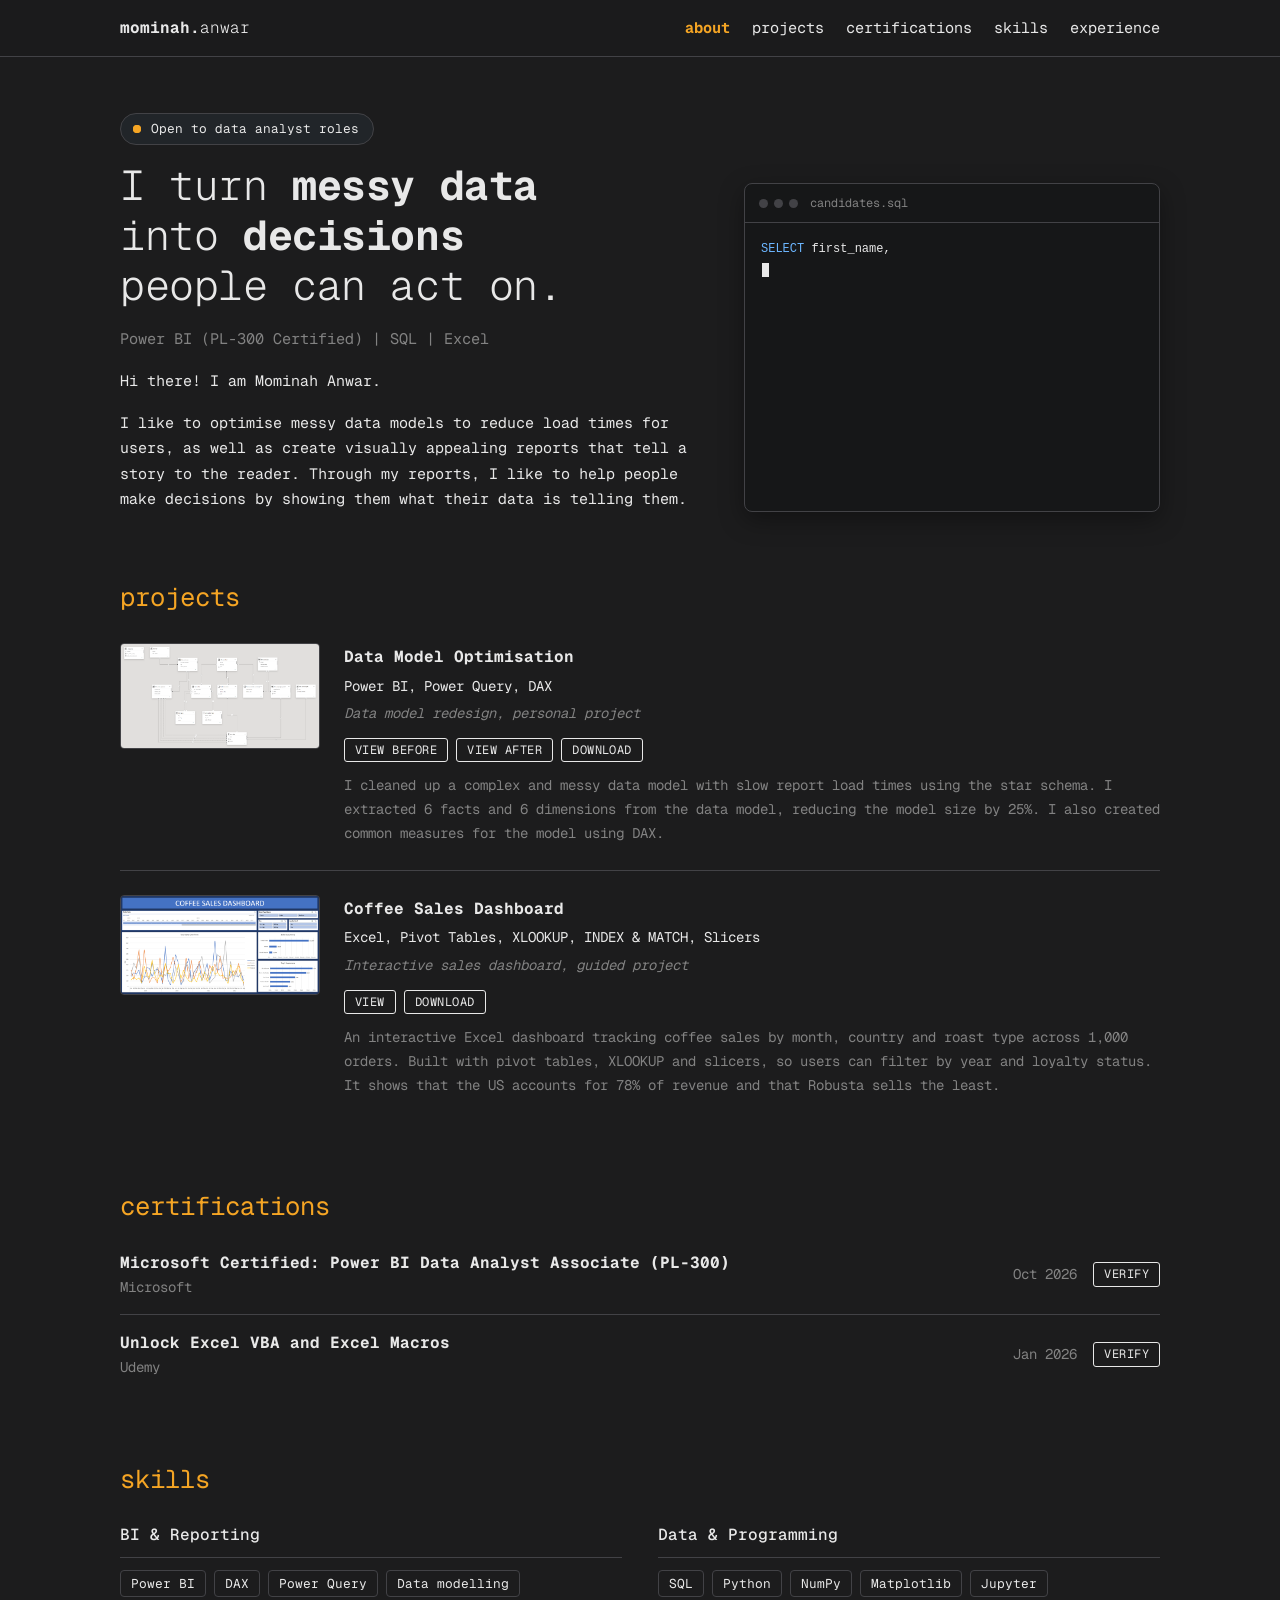
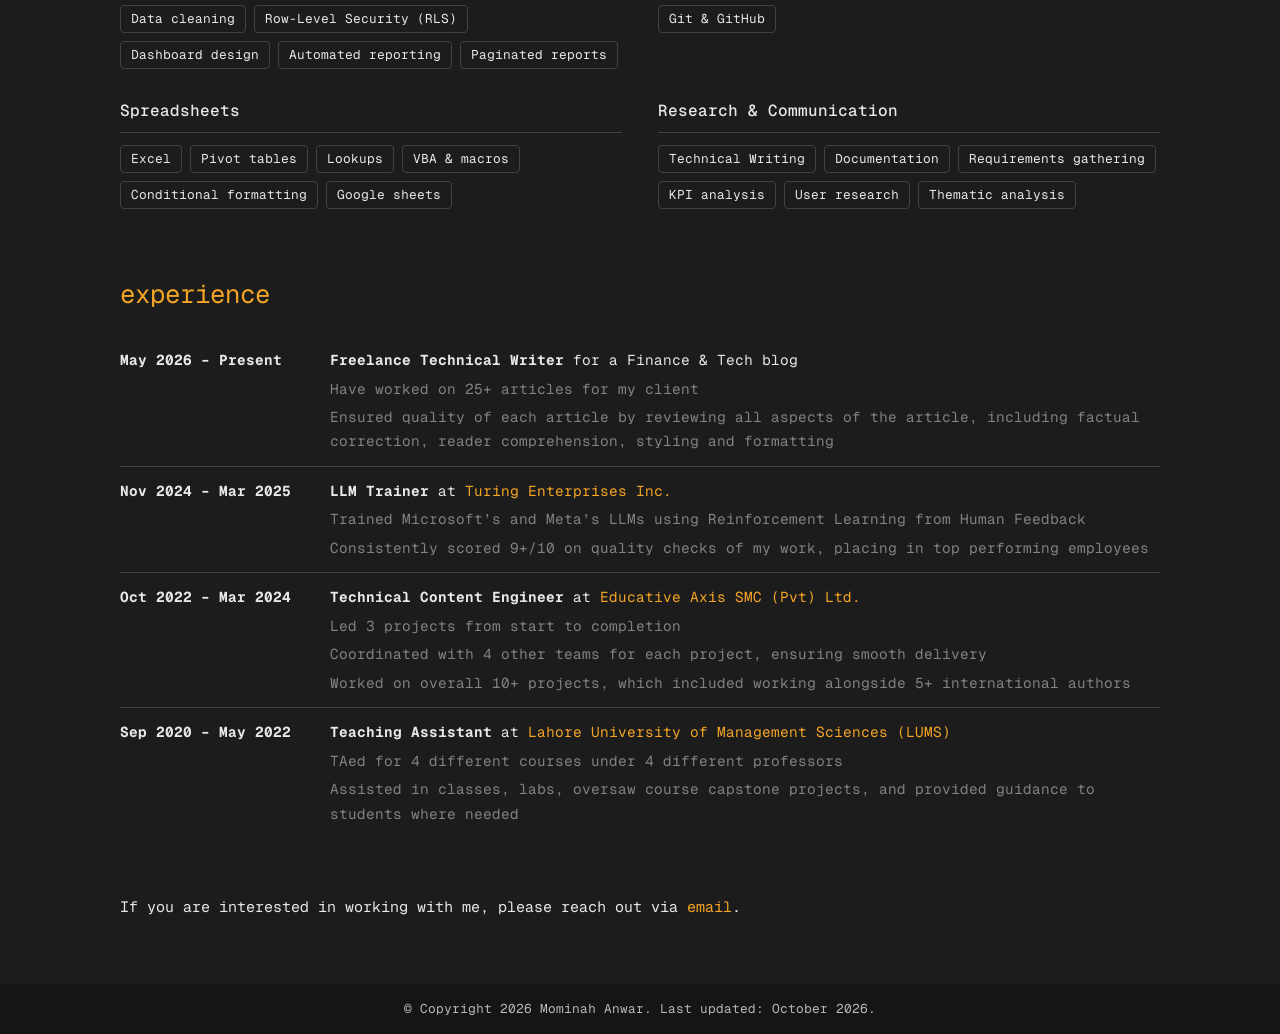
<file: index.html>
<!DOCTYPE html>
<html lang="en">
<head>
  <meta charset="UTF-8">
  <meta name="viewport" content="width=device-width, initial-scale=1, viewport-fit=cover">
  <meta name="color-scheme" content="dark">
  <meta name="theme-color" content="#1c1c1d"> 
  <title>Mominah Anwar</title>
  <link rel="icon" href="images/favicon.svg" type="image/svg+xml">
  <!--LATER: maybe add an icon for iphone if website saved to home screen-->
  <meta name="description" content="Portfolio skeleton with banner, skills, projects and experience sections.">
  <link rel="preconnect" href="https://fonts.googleapis.com">
  <link rel="preconnect" href="https://fonts.gstatic.com" crossorigin>
  <link rel="stylesheet" href="https://fonts.googleapis.com/css2?family=Geist+Mono:wght@300;400;500;700&display=swap">
  <link rel="stylesheet" href="css/style.css">
  <script src="js/script.js" defer></script>
</head>
<body>

  <!-- ============ NAV ============ -->
  <header class="nav">
    <div class="nav__inner container">
      <a href="#about" class="nav__brand"><strong>mominah.</strong>anwar</a>
      <nav class="nav__links" aria-label="Sections">
        <a href="#about" class="is-active">about</a>
        <a href="#projects">projects</a>
        <a href="#certifications">certifications</a>
        <a href="#skills">skills</a>
        <a href="#experience">experience</a>
      </nav>
    </div>
  </header>

  <main class="container">

    <!-- ============ BANNER ============ -->
    <section id="about" class="banner">

      <div class="banner__intro">
        <p class="status"><span class="status__dot" aria-hidden="true"></span>Open to data analyst roles</p>
        <h1 class="banner__name">I turn <strong>messy data</strong> into <strong>decisions</strong> people can act on.</h1>
        <p class="banner__tagline">Power BI (PL-300 Certified) | SQL | Excel</p>

        <div class="banner__bio">
          <p>
            Hi there! I am Mominah Anwar.
          </p>
          <p>
            I like to optimise messy data models to reduce load times for users, 
            as well as create visually appealing reports that tell a story to the reader. 
            Through my reports, I like to help people make decisions by showing 
            them what their data is telling them. 
          </p>
          <!--<p>
            Curabitur blandit tempus porttitor. Nullam quis risus eget urna
            mollis ornare vel eu leo. <a href="#">Another link</a>.
          </p>-->
        </div>
      </div>


      <figure class="terminal" aria-label="SQL query selecting the best data analyst from the candidates table">
        <div class="terminal__bar">
          <span class="terminal__dots" aria-hidden="true"><i></i><i></i><i></i></span>
          <span class="terminal__file">candidates.sql</span>
        </div>

        <pre class="terminal__code"><code id="sql-code"><span class="k">SELECT</span> first_name,
       last_name,
       email
<span class="k">FROM</span>   candidates
<span class="k">WHERE</span>  role = <span class="s">'data analyst'</span>
<span class="k">ORDER BY</span> skill <span class="k">DESC</span>
<span class="k">LIMIT</span>  <span class="n">1</span>;</code><span class="terminal__cursor" aria-hidden="true"></span></pre>

        <p class="terminal__status" aria-hidden="true">Running query…</p>

        <div class="terminal__result">
          <div class="terminal__table">
            <table>
              <thead>
                <tr><th>first_name</th><th>last_name</th><th>email</th></tr>
              </thead>
              <tbody>
                <tr><td>mominah</td><td>anwar</td><td>mominahanwar0@gmail.com</td></tr>
              </tbody>
            </table>
          </div>
          <p class="terminal__meta">1 row · 0.02 s</p>
        </div>
      </figure>

    </section>

    <!-- ============ PROJECTS ============ -->
    <section id="projects" class="section">
      <h2 class="section__title"><a href="#projects">projects</a></h2>

      <ol class="projects">
        <li class="project">
          <div class="project__media">
            <!--<a href="projects/data-model-optimisation.html" class="project__thumb-link">
              <img class="project__thumb" src="images/model-optimisation-after.PNG" alt="Optimised data model">
            </a>-->
            <img class="project__thumb" src="images/model-optimisation-after.PNG" alt="Optimised data model">
          </div>
          <div class="project__body">
            <h3 class="project__title">
              <!--<a href="projects/data-model-optimisation.html">Data Model Optimisation</a>-->
              Data Model Optimisation
            </h3>
            <p class="project__meta">Power BI, Power Query, DAX</p>
            <p class="project__where"><em>Data model redesign, personal project</em></p>
            <div class="project__btns">
              <a href="images/model-optimisation-before.PNG" class="btn" target="_blank">View Before</a>
              <a href="images/model-optimisation-after.PNG" class="btn" target="_blank">View After</a>
              <a href="files/optimised-data-model.pbix" class="btn" download="Optimised Data Model.xlsx">Download</a>
            </div>
            <p class="project__desc">
              I cleaned up a complex and messy data model with slow report load times using the star schema. 
              I extracted 6 facts and 6 dimensions from the data model, reducing the model size by 25%. 
              I also created common measures for the model using DAX. 

            </p>
          </div>
        </li>

        <li class="project">
          <div class="project__media">
            <img class="project__thumb" src="images/coffee-sales-dashboard.png" alt="Dashboard showing coffee sales">
          </div>
          <div class="project__body">
            <h3 class="project__title">Coffee Sales Dashboard</h3>
            <p class="project__meta">Excel, Pivot Tables, XLOOKUP, INDEX & MATCH, Slicers</p>
            <p class="project__where"><em>Interactive sales dashboard, guided project</em></p>
            <div class="project__btns">
              <a href="https://pern-my.sharepoint.com/:x:/g/personal/22100316_lums_edu_pk/IQBqS9RzlUnCT5hG4bwwaCyNAROr-WsJDR-13ZigdG-ZXWg?e=ldboUf" class="btn" target="_blank">View</a>
              <a href="files/coffee-sales-dashboard.xlsx" class="btn" download="Coffee Sales Dashboard.xlsx">Download</a>
            </div>
            <p class="project__desc">
              An interactive Excel dashboard tracking coffee sales by month, 
              country and roast type across 1,000 orders. Built with pivot tables, 
              XLOOKUP and slicers, so users can filter by year and loyalty status. 
              It shows that the US accounts for 78% of revenue and that Robusta sells the least.
            </p>
          </div>
        </li>

        <!--<li class="project">
          <div class="project__media">
            <div class="project__thumb" role="img" aria-label="Project preview placeholder">preview</div>
          </div>
          <div class="project__body">
            <h3 class="project__title">E-commerce KPI analysis</h3>
            <p class="project__meta">Power BI, DAX, Power Query</p>
            <p class="project__where"><em>Category or context</em>, 2025</p>
            <div class="project__btns">
              <a href="#" class="btn">Abs</a>
              <a href="#" class="btn">Code</a>
            </div>
            <p class="project__desc">
              Vivamus sagittis lacus vel augue laoreet rutrum faucibus dolor
              auctor. Etiam porta sem malesuada magna mollis euismod.
            </p>
          </div>
        </li>-->


      </ol>
    </section>

<!-- ============ CERTIFICATIONS ============ -->
<section id="certifications" class="section">
  <h2 class="section__title"><a href="#certifications">certifications</a></h2>

  <ul class="certs">
    <li class="cert">
      <div class="cert__main">
        <h3>Microsoft Certified: Power BI Data Analyst Associate (PL-300)</h3>
        <p>Microsoft</p>
      </div>
      <div class="cert__side">
        <span class="cert__date">Oct 2026</span>
        <a href="https://learn.microsoft.com/en-us/users/mominah-8237/credentials/b8e06f7e77ad3802" class="btn" target="_blank" rel="noopener">Verify</a>
      </div>
    </li>
    <li class="cert">
      <div class="cert__main">
        <h3>Unlock Excel VBA and Excel Macros</h3>
        <p>Udemy</p>
      </div>
      <div class="cert__side">
        <span class="cert__date">Jan 2026</span>
        <a href="https://www.udemy.com/certificate/UC-0d917fbe-ec22-4658-b5f5-80617bc88c7b/" class="btn" target="_blank" rel="noopener">Verify</a>
      </div>
    </li>
  </ul>
</section>


    <!-- ============ SKILLS ============ -->
    <section id="skills" class="section">
      <h2 class="section__title"><a href="#skills">skills</a></h2>

      <div class="skills">
        <div class="skill">
          <h3>BI & Reporting</h3>
          <ul class="chips">
            <li>Power BI</li><li>DAX</li><li>Power Query</li><li>Data modelling</li><li>Data cleaning</li>
            <li>Row-Level Security (RLS)</li><li>Dashboard design</li><li>Automated reporting</li><li>Paginated reports</li>
          </ul>
        </div>
        <div class="skill">
          <h3>Data & Programming</h3>
          <ul class="chips">
            <li>SQL</li><li>Python</li><li>NumPy</li><li>Matplotlib</li><li>Jupyter</li><li>Git & GitHub</li>
          </ul>
        </div>
        <div class="skill">
          <h3>Spreadsheets</h3>
          <ul class="chips">
            <li>Excel</li><li>Pivot tables</li><li>Lookups</li><li>VBA & macros</li><li>Conditional formatting</li><li>Google sheets</li>
          </ul>
        </div>
        <div class="skill">
          <h3>Research & Communication</h3>
          <ul class="chips">
            <li>Technical Writing</li><li>Documentation</li><li>Requirements gathering</li>
            <li>KPI analysis</li><li>User research</li><li>Thematic analysis</li>
          </ul>
        </div>
      </div>
    </section>


    <!-- ============ EXPERIENCE ============ -->
    <section id="experience" class="section">
      <h2 class="section__title"><a href="#experience">experience</a></h2>

      <div class="table-wrap">
        <table class="experience">
          <tbody>
            <tr>
              <th scope="row">May 2026 – Present</th>
              <td>
                <strong>Freelance Technical Writer</strong> for a Finance & Tech blog
                <p>Have worked on 25+ articles for my client</p>
                <p>Ensured quality of each article by reviewing all aspects of the article, including factual correction, reader comprehension, styling and formatting</p>
              </td>
            </tr>
            <tr>
              <th scope="row">Nov 2024 – Mar 2025</th>
              <td>
                <strong>LLM Trainer</strong> at <a href="https://www.turing.com/" target="_blank">Turing Enterprises Inc.</a>
                <p>Trained Microsoft’s and Meta’s LLMs using Reinforcement Learning from Human Feedback</p>
                <p>Consistently scored 9+/10 on quality checks of my work, placing in top performing employees</p>
              </td>
            </tr>
            <tr>
              <th scope="row">Oct 2022 – Mar 2024</th>
              <td>
                <strong>Technical Content Engineer</strong> at <a href="https://www.educative.io/" target="_blank">Educative Axis SMC (Pvt) Ltd.</a>
                <p>Led 3 projects from start to completion</p>
                <p>Coordinated with 4 other teams for each project, ensuring smooth delivery</p>
                <p>Worked on overall 10+ projects, which included working alongside 5+ international authors</p>
              </td>
            </tr>
            <tr>
              <th scope="row">Sep 2020 – May 2022</th>
              <td>
                <strong>Teaching Assistant</strong> at <a href="https://www.lums.edu.pk" target="_blank">Lahore University of Management Sciences (LUMS)</a>
                <p>TAed for 4 different courses under 4 different professors</p>
                <p>Assisted in classes, labs, oversaw course capstone projects, and provided guidance to students where needed</p>
              </td>
            </tr>
          </tbody>
        </table>
      </div>
    </section>

    <!-- ============ CONTACT LINE ============ -->
    <section class="contact">
      <p>If you are interested in working with me, please reach out via <a href="mailto:mominahanwar0@gmail.com">email</a>.</p>
    </section>
  </main>

  <footer class="footer">
    <div class="container">© Copyright 2026 Mominah Anwar. Last updated: October 2026.</div>
  </footer>

</body>
</html>
</file>
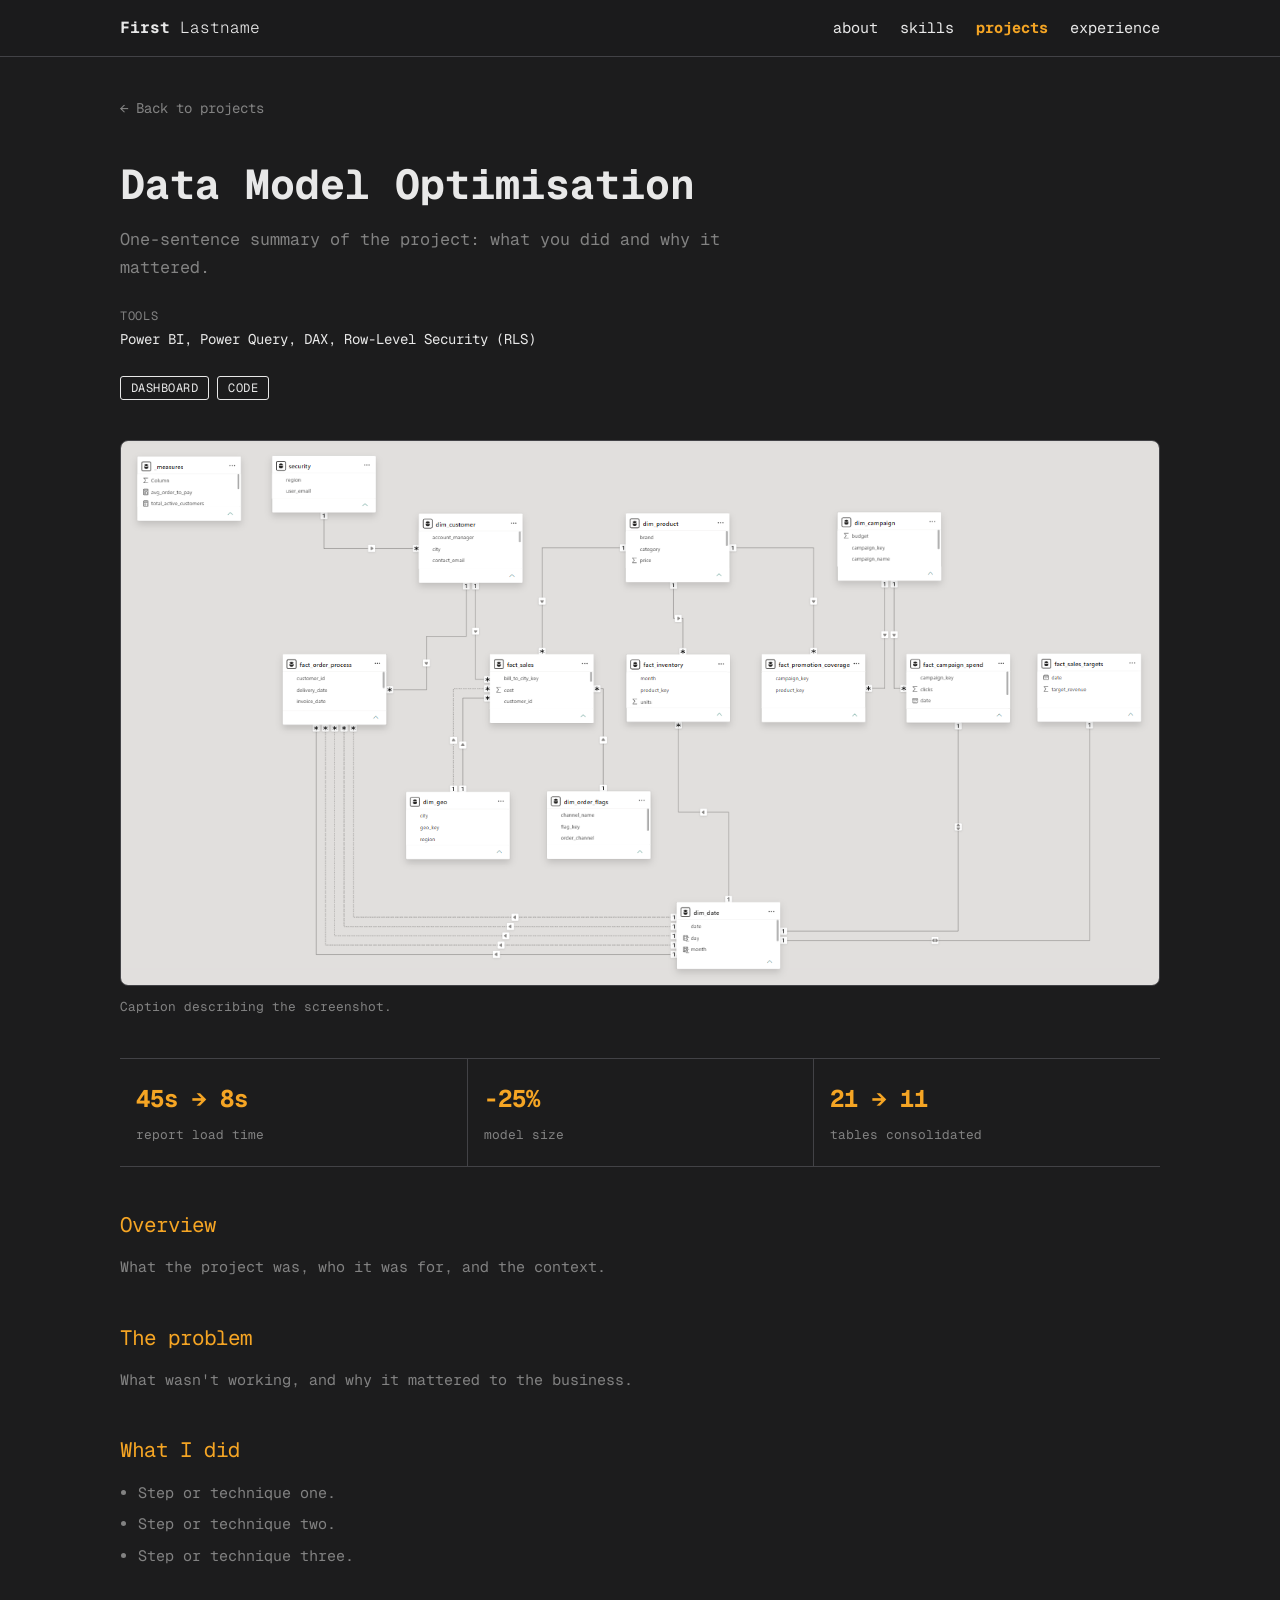
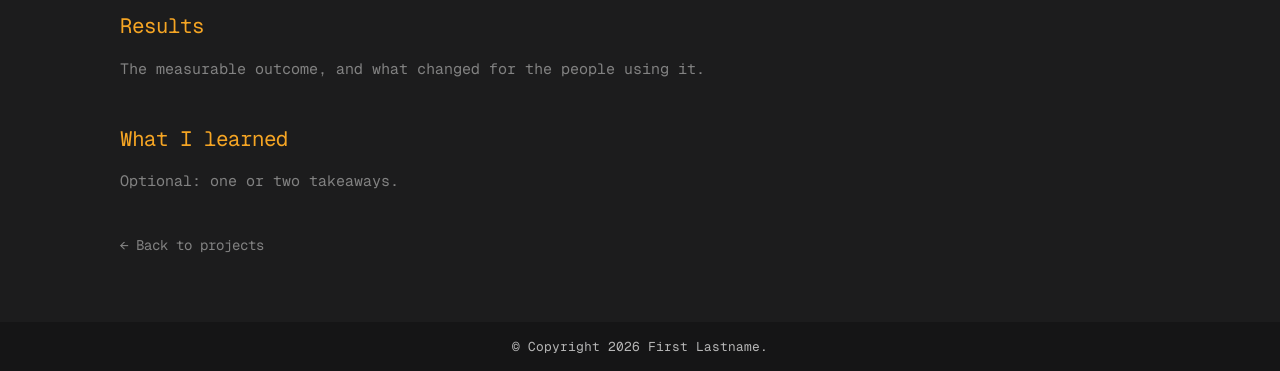
<file: projects/data-model-optimisation.html>
<!DOCTYPE html>
<html lang="en">
<head>
  <meta charset="UTF-8">
  <meta name="viewport" content="width=device-width, initial-scale=1, viewport-fit=cover">
  <meta name="color-scheme" content="dark">
  <title>Data Model Optimisation · First Lastname</title>
  <link rel="icon" href="../images/favicon.svg" type="image/svg+xml">
  <link rel="preconnect" href="https://fonts.googleapis.com">
  <link rel="preconnect" href="https://fonts.gstatic.com" crossorigin>
  <link rel="stylesheet" href="https://fonts.googleapis.com/css2?family=Geist+Mono:wght@300;400;500;700&display=swap">
  <link rel="stylesheet" href="../css/style.css">
  <script src="../js/script.js" defer></script>
</head>
<body>

  <!-- ============ NAV (links point back to the homepage) ============ -->
  <header class="nav">
    <div class="nav__inner container">
      <a href="../index.html" class="nav__brand"><strong>First</strong> Lastname</a>
      <nav class="nav__links" aria-label="Sections">
        <a href="../index.html#about">about</a>
        <a href="../index.html#skills">skills</a>
        <a href="../index.html#projects" class="is-active">projects</a>
        <a href="../index.html#experience">experience</a>
      </nav>
    </div>
  </header>

  <main class="container case">

    <a href="../index.html#projects" class="case__back">← Back to projects</a>

    <!-- ============ HEADER ============ -->
    <header class="case__head">
      <h1 class="case__title">Data Model Optimisation</h1>
      <p class="case__lede">
        One-sentence summary of the project: what you did and why it mattered.
      </p>

      <dl class="case__meta">
        <!--<div><dt>Role</dt><dd>Data Analyst</dd></div>-->
        <div><dt>Tools</dt><dd>Power BI, Power Query, DAX, Row-Level Security (RLS)</dd></div>
        <!--<div><dt>Year</dt><dd>2026</dd></div>-->
      </dl>

      <div class="project__btns">
        <a href="#" class="btn" target="_blank" rel="noopener">Dashboard</a>
        <a href="#" class="btn" target="_blank" rel="noopener">Code</a>
      </div>
    </header>

    <!-- ============ MAIN IMAGE ============ -->
    <figure class="case__hero">
      <!--<div class="case__placeholder">screenshot</div>-->
      <!-- Replace the div above with:-->
      <img src="../images/model-optimisation-after.PNG" alt="Optimised data model">
      <figcaption>Caption describing the screenshot.</figcaption>
    </figure>

    <!-- ============ KEY RESULTS ============ -->
    <section class="case__stats" aria-label="Key results">
      <div><strong>45s → 8s</strong><span>report load time</span></div>
      <div><strong>-25%</strong><span>model size</span></div>
      <div><strong>21 → 11</strong><span>tables consolidated</span></div>
    </section>

    <!-- ============ DETAILS ============ -->
    <section class="case__section">
      <h2>Overview</h2>
      <p>What the project was, who it was for, and the context.</p>
    </section>

    <section class="case__section">
      <h2>The problem</h2>
      <p>What wasn't working, and why it mattered to the business.</p>
    </section>

    <section class="case__section">
      <h2>What I did</h2>
      <ul>
        <li>Step or technique one.</li>
        <li>Step or technique two.</li>
        <li>Step or technique three.</li>
      </ul>
    </section>

    <section class="case__section">
      <h2>Results</h2>
      <p>The measurable outcome, and what changed for the people using it.</p>
    </section>

    <section class="case__section">
      <h2>What I learned</h2>
      <p>Optional: one or two takeaways.</p>
    </section>

    <a href="../index.html#projects" class="case__back">← Back to projects</a>
  </main>

  <footer class="footer">
    <div class="container">© Copyright 2026 First Lastname.</div>
  </footer>

</body>
</html>
</file>
<file: css/style.css>
/* Layout: fixed whitespace nav, one narrow 880px reading column, sections
   introduced by lowercase accent headings; mono type throughout. */
:root {
  --bg: #1c1c1d;
  --card: #212529;
  --text: #e8e8e8;
  --text-light: #828282;
  /*--accent: #2698ba;
  --accent-soft: rgba(38, 152, 186, 0.1);*/
  --accent: #f5a524;
  --accent-soft: rgba(245, 165, 36, 0.1);
  /*--accent: #fb923c;
  --accent-soft: rgba(251, 146, 60, 0.1);*/
  --divider: #424246;
  --placeholder: #2a2d31;
  --footer-bg: #151516;
  --footer-text: #b7b7b7;

  --font: "Geist Mono", ui-monospace, "SF Mono", Menlo, Consolas, monospace;
  --max: 1040px;
  --nav-h: 56px;

  --code-bg: #161718;
  /*--code-string: #e3b27a;*/
  /*--code-keyword: #2698ba;*/ /* added new */
  --code-keyword: #6cb6ff;
  --code-string: var(--accent); /* added new */
  --code-number: #c3a6ff;

  color-scheme: dark;
}

/* ---------- Base ---------- */
*, *::before, *::after { box-sizing: border-box; }

html {
  scroll-behavior: smooth;
  scroll-padding-top: calc(var(--nav-h) + 16px);
}

body {
  margin: 0;
  background: var(--bg);
  color: var(--text);
  font-family: var(--font);
  font-size: 15px;
  font-weight: 400;
  line-height: 1.7;
}

body::before {
  content: "";
  position: fixed;
  inset: 0 0 auto;
  height: env(safe-area-inset-top, 0px);
  background: var(--bg);
  z-index: 60;
}

h1, h2, h3 { margin: 0; font-weight: 400; text-wrap: balance; }
p { margin: 0; }

a { color: var(--accent); text-decoration: none; }
a:hover { text-decoration: underline; }

:focus-visible { outline: 2px solid var(--accent); outline-offset: 2px; }

.container {
  width: 100%;
  max-width: calc(var(--max) + 48px);
  margin-inline: auto;
  padding-left: max(24px, env(safe-area-inset-left, 0px));
  padding-right: max(24px, env(safe-area-inset-right, 0px));
}

/* ---------- Nav ---------- */
.nav {
  position: sticky;
  top: env(safe-area-inset-top, 0px);
  z-index: 50;
  background: color-mix(in srgb, var(--bg) 95%, transparent);
  border-bottom: 1px solid var(--divider);
}
.nav__inner {
  min-height: var(--nav-h);
  display: flex;
  align-items: center;
  justify-content: space-between;
  flex-wrap: wrap;
  gap: 4px 24px;
}
.nav__brand {
  color: var(--text);
  font-weight: 300;
  font-size: 1rem;
}
.nav__brand strong { font-weight: 700; }
.nav__brand:hover { color: var(--accent); text-decoration: none; }

.nav__links {
  display: flex;
  flex-wrap: wrap;
  gap: 4px 22px;
}
.nav__links a {
  color: var(--text);
  font-size: 0.95rem;
}
.nav__links a:hover { color: var(--accent); text-decoration: none; }
.nav__links a.is-active { color: var(--accent); font-weight: 700; }

/* ---------- Banner ---------- */
.banner {
  display: grid;
  grid-template-columns: minmax(0, 1fr) minmax(0, 40%);
  gap: 40px;
  align-items: end;
  padding-block: 56px 32px;
}

.banner__intro {
  display: flex;
  flex-direction: column;
  align-items: flex-start;
  gap: 16px;
  min-width: 0;
}

.banner__name {
  font-size: clamp(1.8rem, 4vw, 2.6rem);
  font-weight: 300;
  line-height: 1.2;
  letter-spacing: -0.01em;
}
.banner__name strong { font-weight: 700; }

.banner__tagline {
  color: var(--text-light);
  font-size: 0.95rem;
}

.banner__bio {
  display: flex;
  flex-direction: column;
  gap: 16px;
  min-width: 0;
}

/* ---------- Terminal widget ---------- */
.terminal {
  margin: 0;
  min-width: 0;
  border: 1px solid var(--divider);
  border-radius: 8px;
  background: var(--code-bg);
  font-size: 0.75rem;
  overflow: hidden;
  box-shadow: 0 8px 24px rgba(0, 0, 0, 0.35);
}

.terminal__bar {
  display: flex;
  align-items: center;
  gap: 12px;
  padding: 9px 14px;
  border-bottom: 1px solid var(--divider);
  color: var(--text-light);
}
.terminal__dots { display: flex; gap: 6px; }
.terminal__dots i {
  width: 9px;
  height: 9px;
  border-radius: 50%;
  background: var(--divider);
}

.terminal__code {
  margin: 0;
  padding: 16px;
  line-height: 1.7;
  color: var(--text);
  white-space: pre;
  overflow-x: auto;
}
.terminal__code .k { color: var(--code-keyword); }
.terminal__code .s { color: var(--code-string); }
.terminal__code .n { color: var(--code-number); }

.terminal__cursor {
  display: inline-block;
  width: 7px;
  height: 1.1em;
  margin-left: 1px;
  vertical-align: text-bottom;
  background: var(--text);
  animation: blink 1s steps(1) infinite;
}
@keyframes blink { 50% { opacity: 0; } }

.terminal__status {
  display: none;
  padding: 0 16px 14px;
  color: var(--text-light);
}

.terminal__result { border-top: 1px solid var(--divider); }
.terminal__table { overflow-x: auto; }
.terminal__result table {
  width: 100%;
  border-collapse: collapse;
}
.terminal__result th,
.terminal__result td {
  padding: 8px 16px;
  text-align: left;
  white-space: nowrap;
  border-bottom: 1px solid var(--divider);
}
.terminal__result th { color: var(--text-light); font-weight: 400; }
.terminal__meta {
  padding: 8px 16px 10px;
  color: var(--text-light);
  font-size: 0.7rem;
}

/* animation states (set by script.js) */
.terminal.is-typing .terminal__result,
.terminal.is-running .terminal__result { display: none; }
.terminal.is-running .terminal__status { display: block; }
.terminal.is-done .terminal__cursor { display: none; }
.terminal.is-done .terminal__result { animation: resultIn 0.45s ease both; }

@keyframes resultIn {
  from { opacity: 0; transform: translateY(6px); }
  to   { opacity: 1; transform: none; }
}


/* ---------- Status badge ---------- */
.status {
  display: inline-flex;
  align-items: center;
  gap: 10px;
  padding: 4px 14px 4px 12px;
  border: 1px solid var(--divider);
  border-radius: 999px;
  background: var(--card);
  font-size: 0.8rem;
  color: var(--text);
}

.status__dot {
  position: relative;
  width: 8px;
  height: 8px;
  border-radius: 50%;
  background: var(--accent);
  flex-shrink: 0;
}

/* the expanding ring that creates the pulse */
.status__dot::after {
  content: "";
  position: absolute;
  inset: 0;
  border-radius: 50%;
  background: var(--accent);
  animation: pulse 2s ease-out infinite;
}

@keyframes pulse {
  from { transform: scale(1);   opacity: 0.6; }
  to   { transform: scale(2.8); opacity: 0; }
}


/* ---------- Sections ---------- */
.section { padding-block: 32px; }

.section__title {
  font-size: 1.6rem;
  margin-bottom: 20px;
}
.section__title a { color: var(--accent); }

/* ---------- Skills ---------- */
.skills {
  display: grid;
  grid-template-columns: repeat(2, minmax(0, 1fr));
  gap: 28px 36px;
}
.skill { min-width: 0; }
.skill h3 {
  font-size: 1rem;
  font-weight: 500;
  padding-bottom: 8px;
  margin-bottom: 12px;
  border-bottom: 1px solid var(--divider);
}
.chips {
  display: flex;
  flex-wrap: wrap;
  gap: 8px;
  margin: 0;
  padding: 0;
  list-style: none;
}
.chips li {
  padding: 2px 10px;
  border: 1px solid var(--divider);
  border-radius: 4px;
  font-size: 0.8rem;
  color: var(--text);
}

/* ---------- Certifications ---------- */
.certs {
  margin: 0;
  padding: 0;
  list-style: none;
}
.cert {
  display: flex;
  justify-content: space-between;
  align-items: center;
  flex-wrap: wrap;
  gap: 8px 24px;
  padding-block: 14px;
  border-top: 1px solid var(--divider);
}
.cert:first-child { border-top: 0; padding-top: 0; }
.cert__main { min-width: 0; }
.cert h3 { font-size: 1rem; font-weight: 700; }
.cert__main p { font-size: 0.875rem; color: var(--text-light); }
.cert__side {
  display: flex;
  align-items: center;
  gap: 16px;
  font-size: 0.875rem;
  color: var(--text-light);
  font-variant-numeric: tabular-nums;
}

/* ---------- Projects ---------- */
.projects {
  margin: 0;
  padding: 0;
  list-style: none;
  display: flex;
  flex-direction: column;
}
.project {
  display: grid;
  grid-template-columns: 200px minmax(0, 1fr);
  gap: 24px;
  padding-block: 24px;
  border-top: 1px solid var(--divider);
}
.project:first-child { border-top: 0; padding-top: 4px; }

.project__media {
  display: flex;
  flex-direction: column;
  align-items: center;
  gap: 8px;
}
.badge {
  display: inline-block;
  min-width: 80px;
  padding: 2px 10px;
  text-align: center;
  background: var(--accent);
  color: var(--card);
  font-size: 0.75rem;
  font-weight: 500;
  border-radius: 3px;
}
.project__thumb {
  width: 100%;
  aspect-ratio: 4 / 3;
  max-width: 100%;
  border-radius: 4px;
  background: var(--placeholder);
  display: grid;
  place-items: center;
  color: var(--text-light);
  font-size: 0.75rem;
}

img.project__thumb {
  display: block;
  width: 100%;
  height: auto;
  aspect-ratio: auto;
  border: 1px solid var(--divider);
}

.project__body {
  display: flex;
  flex-direction: column;
  gap: 4px;
  min-width: 0;
}
.project__title { font-size: 1rem; font-weight: 700; }
.project__meta { font-size: 0.875rem; }
.project__where { font-size: 0.875rem; color: var(--text-light); }
.project__desc { margin-top: 8px; font-size: 0.875rem; color: var(--text-light); }

.project__btns {
  display: flex;
  flex-wrap: wrap;
  gap: 8px;
  margin-top: 8px;
}
.btn {
  display: inline-block;
  padding: 1px 10px;
  border: 1px solid var(--text);
  border-radius: 3px;
  color: var(--text);
  font-size: 0.75rem;
  text-transform: uppercase;
  letter-spacing: 0.04em;
  transition: color .15s ease, border-color .15s ease;
}
.btn:hover {
  color: var(--accent);
  border-color: var(--accent);
  text-decoration: none;
}

/* ---------- Experience ---------- */
.table-wrap { overflow-x: auto; }
.experience {
  width: 100%;
  border-collapse: collapse;
  font-size: 0.9rem;
}
.experience th,
.experience td {
  padding: 12px 0;
  border-top: 1px solid var(--divider);
  vertical-align: top;
  text-align: left;
}
.experience tr:first-child th,
.experience tr:first-child td { border-top: 0; }
.experience th {
  width: 210px;
  padding-right: 24px;
  font-weight: 700;
  white-space: nowrap;
  font-variant-numeric: tabular-nums;
}
.experience td p { margin-top: 4px; color: var(--text-light); }

/* ---------- Contact + footer ---------- */
.contact { padding-block: 24px 64px; }

.footer {
  background: var(--footer-bg);
  color: var(--footer-text);
  font-size: 0.8rem;
  text-align: center;
  padding-block: 14px;
}



/* ---------- Project title link (homepage) ---------- */
.project__title a { color: var(--text); }
.project__title a:hover { color: var(--accent); text-decoration: none; }
.project__thumb-link { display: block; width: 100%; }
.project__thumb-link:hover .project__thumb { outline: 1px solid var(--accent); }

/* ---------- Project detail page ---------- */
.case {
  display: flex;
  flex-direction: column;
  gap: 40px;
  padding-block: 40px 64px;
}

.case__back {
  align-self: flex-start;
  font-size: 0.875rem;
  color: var(--text-light);
}
.case__back:hover { color: var(--accent); text-decoration: none; }

.case__head {
  display: flex;
  flex-direction: column;
  gap: 16px;
}
.case__title {
  font-size: clamp(1.8rem, 4.5vw, 2.6rem);
  font-weight: 700;
  line-height: 1.15;
}
.case__lede {
  max-width: 65ch;
  font-size: 1.05rem;
  color: var(--text-light);
}

.case__meta {
  display: flex;
  flex-wrap: wrap;
  gap: 12px 40px;
  margin: 8px 0 0;
  font-size: 0.875rem;
}
.case__meta dt { color: var(--text-light); font-size: 0.75rem; text-transform: uppercase; letter-spacing: 0.06em; }
.case__meta dd { margin: 2px 0 0; }

.case__hero { margin: 0; }
.case__hero img,
.case__placeholder {
  display: block;
  width: 100%;
  max-width: 100%;
  border: 1px solid var(--divider);
  border-radius: 8px;
}
.case__placeholder {
  aspect-ratio: 16 / 9;
  background: var(--placeholder);
  display: grid;
  place-items: center;
  color: var(--text-light);
  font-size: 0.8rem;
}
.case__hero figcaption {
  margin-top: 10px;
  font-size: 0.8rem;
  color: var(--text-light);
}

.case__stats {
  display: grid;
  grid-template-columns: repeat(3, minmax(0, 1fr));
  border-block: 1px solid var(--divider);
}
.case__stats div {
  display: flex;
  flex-direction: column;
  gap: 4px;
  padding: 20px 16px;
}
.case__stats div + div { border-left: 1px solid var(--divider); }
.case__stats strong {
  font-size: 1.5rem;
  color: var(--accent);
  font-variant-numeric: tabular-nums;
}
.case__stats span { font-size: 0.8rem; color: var(--text-light); }

.case__section {
  display: flex;
  flex-direction: column;
  gap: 12px;
  max-width: 70ch;
}
.case__section h2 {
  font-size: 1.3rem;
  color: var(--accent);
}
.case__section p,
.case__section li { color: var(--text-light); }
.case__section ul { margin: 0; padding-left: 1.2em; display: flex; flex-direction: column; gap: 6px; }


/* ---------- Responsive ---------- */
@media (max-width: 640px) {
  .banner { grid-template-columns: 1fr; gap: 32px; }

  .skills { grid-template-columns: 1fr; }

  .project { grid-template-columns: 1fr; gap: 14px; }
  .project__media { align-items: flex-start; }
  .project__thumb { max-width: 320px; }

  .experience th,
  .experience td { display: block; width: auto; }
  .experience th { padding-bottom: 0; }
  .experience td { border-top: 0; padding-top: 4px; }

  .case__stats { grid-template-columns: 1fr; }
  .case__stats div + div { border-left: 0; border-top: 1px solid var(--divider); }
}

@media (max-width: 420px) {
  .container {
    padding-left: max(16px, env(safe-area-inset-left, 0px));
    padding-right: max(16px, env(safe-area-inset-right, 0px));
  }
}

@media (prefers-reduced-motion: reduce) {
  html { scroll-behavior: auto; }
  * { transition: none !important; }
  .status__dot::after { animation: none; }
  .terminal__cursor { animation: none; }
}
</file>
